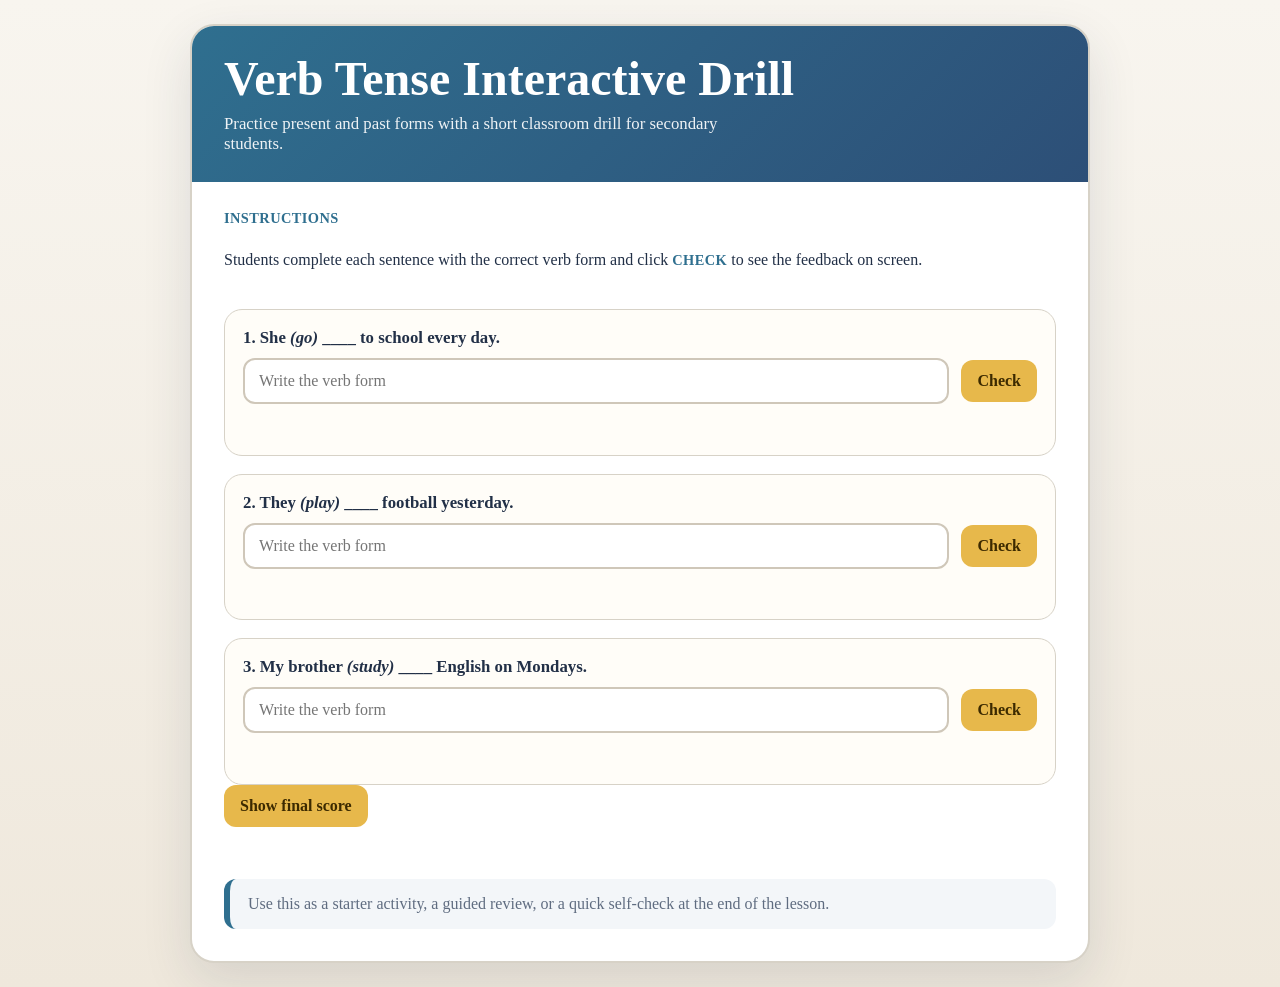
<file: index.html>
<!DOCTYPE html>
<html lang="en">
<head>
  <meta charset="UTF-8">
  <meta name="viewport" content="width=device-width, initial-scale=1.0">
  <title>Verb Tense Interactive Drill</title>
  <link rel="stylesheet" href="css/style.css">
</head>
<body>
  <article class="card">
    <header>
      <h1>Verb Tense Interactive Drill</h1>
      <p>Practice present and past forms with a short classroom drill for secondary students.</p>
    </header>

    <main>
      <section class="intro">
        <strong>Instructions</strong>
        <p>Students complete each sentence with the correct verb form and click <strong>Check</strong> to see the feedback on screen.</p>
      </section>

      <section class="quiz" id="quiz" aria-label="Verb tense quiz"></section>

      <div class="row">
        <button type="button" id="show-score">Show final score</button>
      </div>
      <div id="final-score" class="results" aria-live="polite"></div>

      <div class="footer-note">
        Use this as a starter activity, a guided review, or a quick self-check at the end of the lesson.
      </div>
    </main>
  </article>

  <script src="js/script.js"></script>
</body>
</html>
</file>
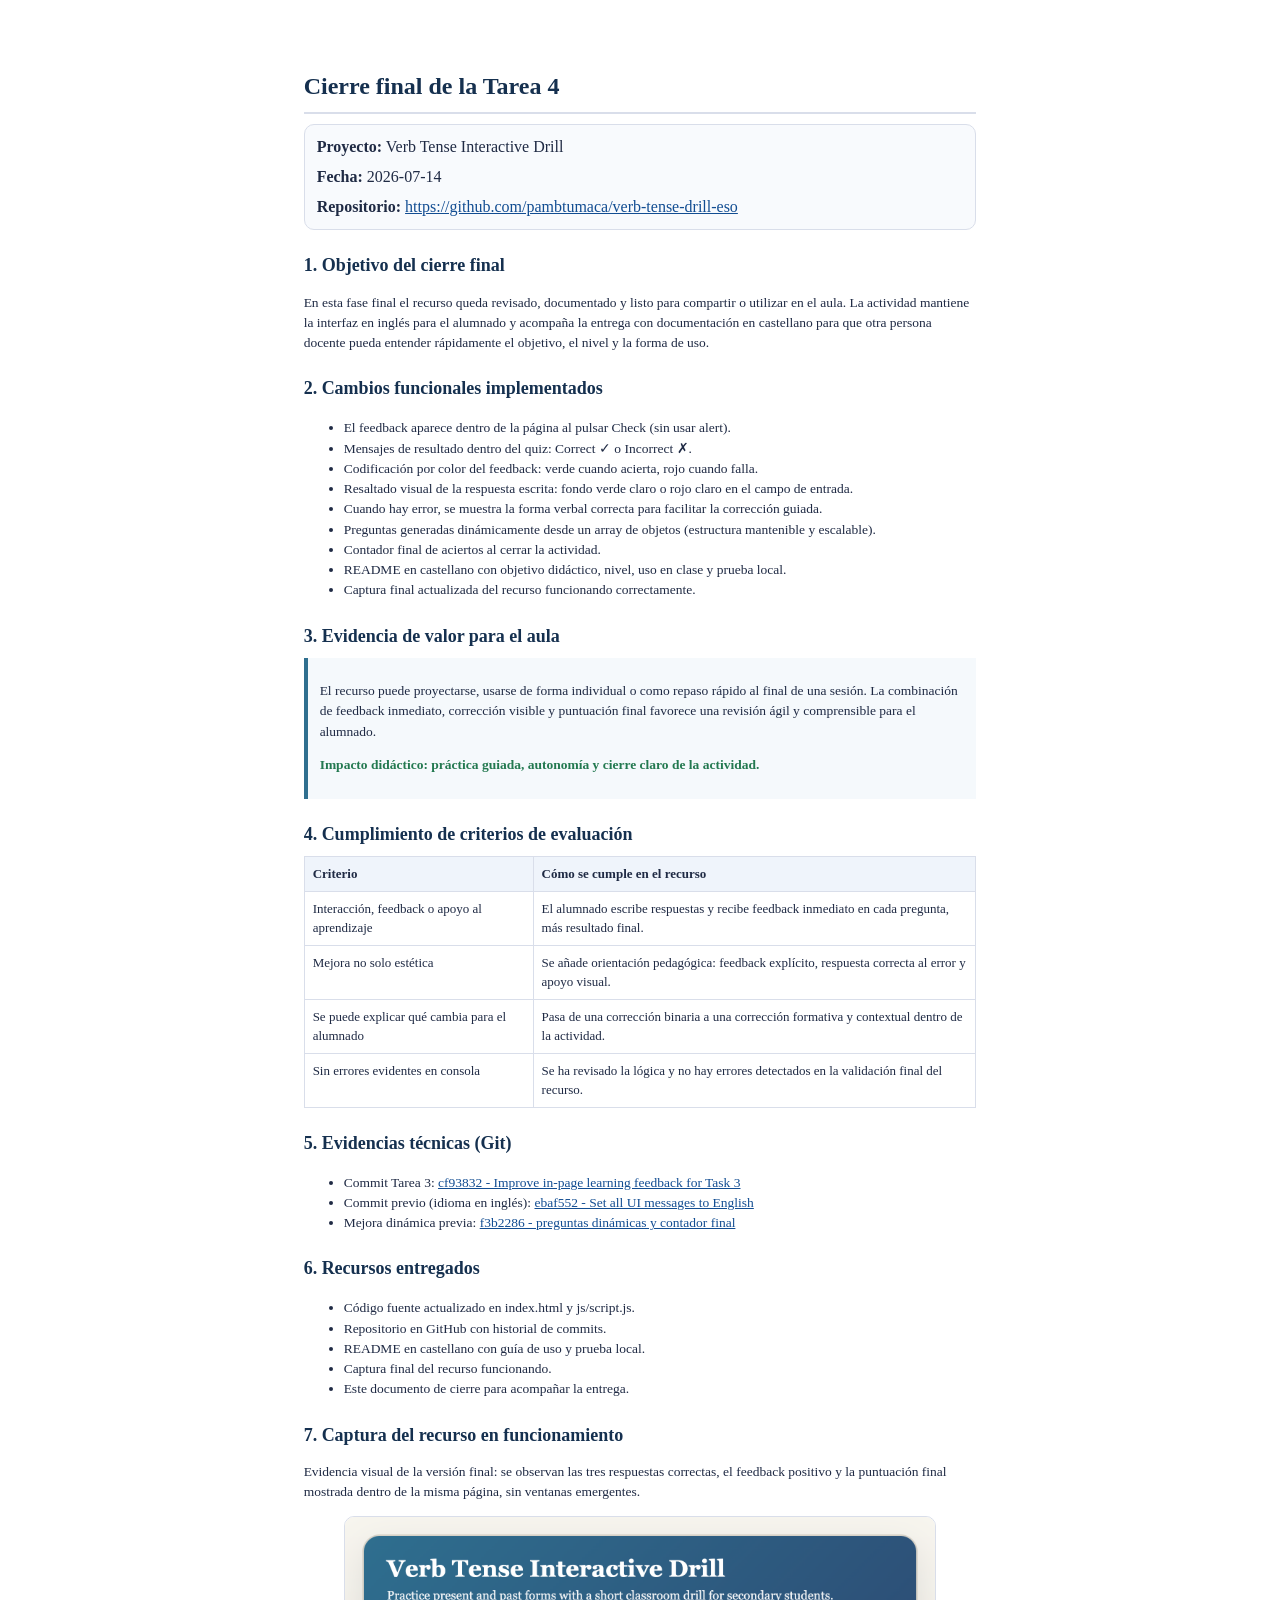
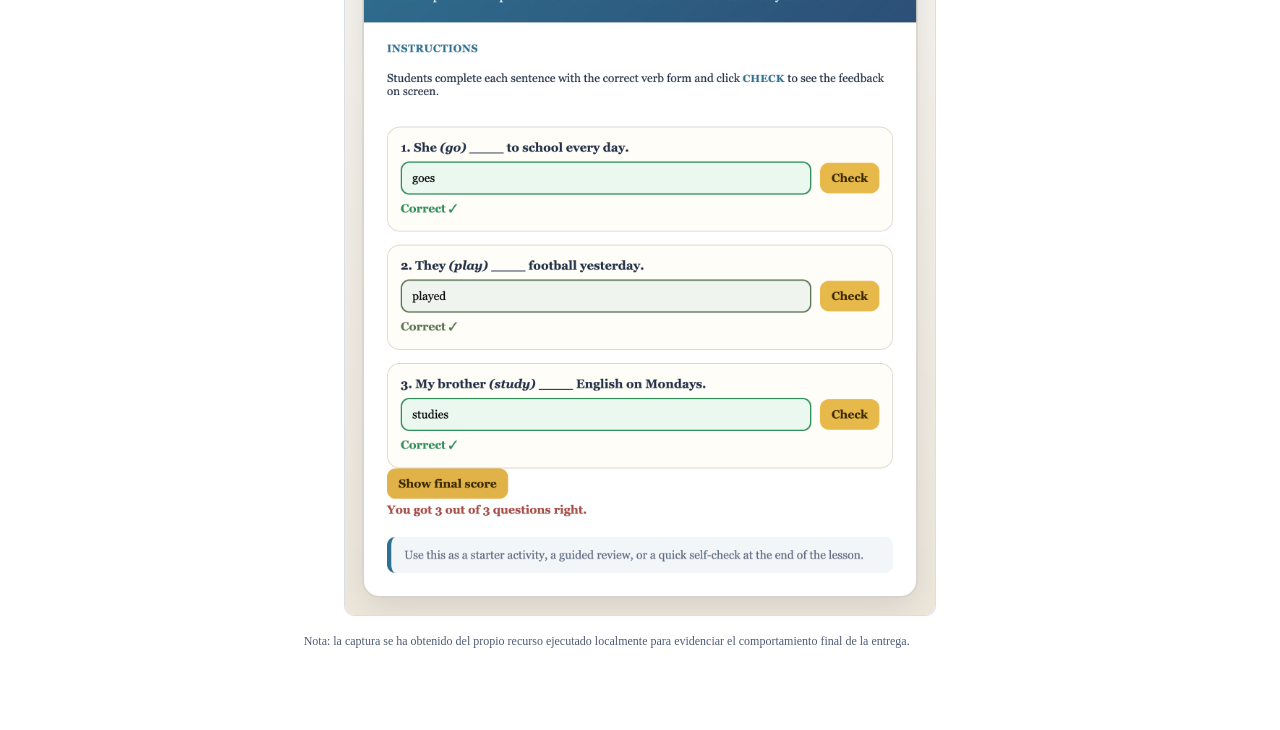
<file: justificacion-tarea3.html>
<!DOCTYPE html>
<html lang="es">
<head>
  <meta charset="UTF-8">
  <meta name="viewport" content="width=device-width, initial-scale=1.0">
  <title>Entrega final Tarea 4 - Verb Tense Interactive Drill</title>
  <style>
    :root {
      --ink: #1f2a44;
      --muted: #4d5b75;
      --line: #d9deea;
      --accent: #2f6f8f;
      --ok: #237950;
      --panel: #f8fafd;
    }

    * {
      box-sizing: border-box;
    }

    body {
      margin: 0;
      font-family: "Times New Roman", Georgia, serif;
      color: var(--ink);
      background: #ffffff;
      line-height: 1.5;
    }

    .page {
      width: 210mm;
      min-height: 297mm;
      margin: 0 auto;
      padding: 18mm 16mm;
    }

    h1, h2, h3 {
      margin-top: 0;
      color: #15304f;
    }

    h1 {
      font-size: 24px;
      margin-bottom: 10px;
      border-bottom: 2px solid var(--line);
      padding-bottom: 8px;
    }

    h2 {
      font-size: 18px;
      margin-top: 22px;
      margin-bottom: 8px;
    }

    p, li {
      font-size: 13.5px;
    }

    .meta {
      display: grid;
      gap: 6px;
      background: var(--panel);
      border: 1px solid var(--line);
      border-radius: 10px;
      padding: 10px 12px;
      margin-bottom: 12px;
    }

    .box {
      border-left: 4px solid var(--accent);
      background: #f5f9fc;
      padding: 10px 12px;
      margin: 8px 0;
    }

    .ok {
      color: var(--ok);
      font-weight: 700;
    }

    table {
      width: 100%;
      border-collapse: collapse;
      margin-top: 8px;
    }

    th, td {
      border: 1px solid var(--line);
      padding: 7px 8px;
      text-align: left;
      vertical-align: top;
      font-size: 13px;
    }

    th {
      background: #eff4fb;
    }

    a {
      color: #124d92;
      word-break: break-all;
    }

    .small {
      font-size: 12px;
      color: var(--muted);
    }

    .capture {
      border: 1px solid var(--line);
      border-radius: 10px;
      overflow: hidden;
      margin-top: 8px;
      background: #ffffff;
    }

    .capture img {
      display: block;
      width: 100%;
      height: auto;
    }

    @media print {
      .page {
        margin: 0;
      }

      a {
        color: #0b3d78;
        text-decoration: none;
      }
    }
  </style>
</head>
<body>
  <main class="page">
    <h1>Cierre final de la Tarea 4</h1>

    <section class="meta">
      <div><strong>Proyecto:</strong> Verb Tense Interactive Drill</div>
      <div><strong>Fecha:</strong> 2026-07-14</div>
      <div><strong>Repositorio:</strong> <a href="https://github.com/pambtumaca/verb-tense-drill-eso">https://github.com/pambtumaca/verb-tense-drill-eso</a></div>
    </section>

    <h2>1. Objetivo del cierre final</h2>
    <p>
      En esta fase final el recurso queda revisado, documentado y listo para compartir o utilizar en el aula.
      La actividad mantiene la interfaz en inglés para el alumnado y acompaña la entrega con documentación en castellano
      para que otra persona docente pueda entender rápidamente el objetivo, el nivel y la forma de uso.
    </p>

    <h2>2. Cambios funcionales implementados</h2>
    <ul>
      <li>El feedback aparece dentro de la página al pulsar Check (sin usar alert).</li>
      <li>Mensajes de resultado dentro del quiz: Correct ✓ o Incorrect ✗.</li>
      <li>Codificación por color del feedback: verde cuando acierta, rojo cuando falla.</li>
      <li>Resaltado visual de la respuesta escrita: fondo verde claro o rojo claro en el campo de entrada.</li>
      <li>Cuando hay error, se muestra la forma verbal correcta para facilitar la corrección guiada.</li>
      <li>Preguntas generadas dinámicamente desde un array de objetos (estructura mantenible y escalable).</li>
      <li>Contador final de aciertos al cerrar la actividad.</li>
      <li>README en castellano con objetivo didáctico, nivel, uso en clase y prueba local.</li>
      <li>Captura final actualizada del recurso funcionando correctamente.</li>
    </ul>

    <h2>3. Evidencia de valor para el aula</h2>
    <div class="box">
      <p>
        El recurso puede proyectarse, usarse de forma individual o como repaso rápido al final de una sesión.
        La combinación de feedback inmediato, corrección visible y puntuación final favorece una revisión ágil
        y comprensible para el alumnado.
      </p>
      <p class="ok">Impacto didáctico: práctica guiada, autonomía y cierre claro de la actividad.</p>
    </div>

    <h2>4. Cumplimiento de criterios de evaluación</h2>
    <table>
      <thead>
        <tr>
          <th>Criterio</th>
          <th>Cómo se cumple en el recurso</th>
        </tr>
      </thead>
      <tbody>
        <tr>
          <td>Interacción, feedback o apoyo al aprendizaje</td>
          <td>El alumnado escribe respuestas y recibe feedback inmediato en cada pregunta, más resultado final.</td>
        </tr>
        <tr>
          <td>Mejora no solo estética</td>
          <td>Se añade orientación pedagógica: feedback explícito, respuesta correcta al error y apoyo visual.</td>
        </tr>
        <tr>
          <td>Se puede explicar qué cambia para el alumnado</td>
          <td>Pasa de una corrección binaria a una corrección formativa y contextual dentro de la actividad.</td>
        </tr>
        <tr>
          <td>Sin errores evidentes en consola</td>
          <td>Se ha revisado la lógica y no hay errores detectados en la validación final del recurso.</td>
        </tr>
      </tbody>
    </table>

    <h2>5. Evidencias técnicas (Git)</h2>
    <ul>
      <li>Commit Tarea 3: <a href="https://github.com/pambtumaca/verb-tense-drill-eso/commit/cf93832">cf93832 - Improve in-page learning feedback for Task 3</a></li>
      <li>Commit previo (idioma en inglés): <a href="https://github.com/pambtumaca/verb-tense-drill-eso/commit/ebaf552">ebaf552 - Set all UI messages to English</a></li>
      <li>Mejora dinámica previa: <a href="https://github.com/pambtumaca/verb-tense-drill-eso/commit/f3b2286">f3b2286 - preguntas dinámicas y contador final</a></li>
    </ul>

    <h2>6. Recursos entregados</h2>
    <ul>
      <li>Código fuente actualizado en index.html y js/script.js.</li>
      <li>Repositorio en GitHub con historial de commits.</li>
      <li>README en castellano con guía de uso y prueba local.</li>
      <li>Captura final del recurso funcionando.</li>
      <li>Este documento de cierre para acompañar la entrega.</li>
    </ul>

    <h2>7. Captura del recurso en funcionamiento</h2>
    <p>
      Evidencia visual de la versión final: se observan las tres respuestas correctas, el feedback positivo y la puntuación final
      mostrada dentro de la misma página, sin ventanas emergentes.
    </p>
    <figure class="capture">
      <img src="captura-final.png" alt="Captura final del quiz mostrando feedback y puntuación dentro de la misma página">
    </figure>

    <p class="small">
      Nota: la captura se ha obtenido del propio recurso ejecutado localmente para evidenciar el comportamiento final de la entrega.
    </p>
  </main>
</body>
</html>
</file>
<file: css/style.css>
:root {
  --bg: #f5f2ea;
  --panel: #ffffff;
  --ink: #223047;
  --muted: #5f6c80;
  --accent: #2f6f8f;
  --accent-2: #e7b84b;
  --ok: #2f8f5b;
  --bad: #b14646;
  --line: #d7d2c7;
}

* {
  box-sizing: border-box;
}

body {
  margin: 0;
  font-family: Georgia, "Times New Roman", serif;
  background: linear-gradient(180deg, #f8f5ef 0%, #efe8dc 100%);
  color: var(--ink);
  min-height: 100vh;
  display: grid;
  place-items: center;
  padding: 24px;
}

.card {
  width: min(900px, 100%);
  background: var(--panel);
  border: 2px solid var(--line);
  border-radius: 24px;
  box-shadow: 0 18px 50px rgba(34, 48, 71, 0.12);
  overflow: hidden;
}

header {
  background: linear-gradient(135deg, var(--accent), #2d4f77);
  color: white;
  padding: 28px 32px;
}

h1 {
  margin: 0 0 10px;
  font-size: clamp(2rem, 4vw, 3rem);
  line-height: 1.05;
}

header p {
  margin: 0;
  max-width: 60ch;
  color: rgba(255, 255, 255, 0.92);
  font-size: 1.05rem;
}

main {
  padding: 28px 32px 32px;
}

.intro {
  display: grid;
  gap: 8px;
  margin-bottom: 24px;
}

.intro strong {
  color: var(--accent);
  letter-spacing: 0.03em;
  text-transform: uppercase;
  font-size: 0.9rem;
}

.quiz {
  display: grid;
  gap: 18px;
}

.item {
  border: 1px solid var(--line);
  border-radius: 18px;
  padding: 18px;
  background: #fffdf8;
}

.item label {
  display: block;
  font-weight: 700;
  margin-bottom: 10px;
  font-size: 1.05rem;
}

.row {
  display: flex;
  gap: 12px;
  flex-wrap: wrap;
  align-items: center;
}

input {
  flex: 1 1 240px;
  border: 2px solid #cfc7b9;
  border-radius: 12px;
  padding: 12px 14px;
  font: inherit;
  font-size: 1rem;
  background: white;
  transition: background-color 0.35s ease, border-color 0.35s ease;
}

input.answer-correct {
  background: #eaf8ef;
  border-color: var(--ok);
}

input.answer-incorrect {
  background: #fdecec;
  border-color: var(--bad);
}

button {
  border: 0;
  border-radius: 12px;
  padding: 12px 16px;
  background: var(--accent-2);
  color: #3c2a00;
  font: inherit;
  font-weight: 700;
  cursor: pointer;
}

button:hover {
  filter: brightness(0.97);
}

.feedback {
  min-height: 1.4em;
  margin-top: 10px;
  font-weight: 700;
  transition: color 0.35s ease;
}

.feedback.ok {
  color: var(--ok);
}

.feedback.bad {
  color: var(--bad);
}

.footer-note {
  margin-top: 24px;
  padding: 16px 18px;
  border-left: 6px solid var(--accent);
  background: #f3f6f9;
  border-radius: 12px;
  color: var(--muted);
}

.results {
  min-height: 1.4em;
  margin-top: 6px;
  font-weight: 700;
}

@media (max-width: 640px) {
  body {
    padding: 12px;
  }

  header,
  main {
    padding-left: 18px;
    padding-right: 18px;
  }

  button {
    width: 100%;
  }
}
</file>
